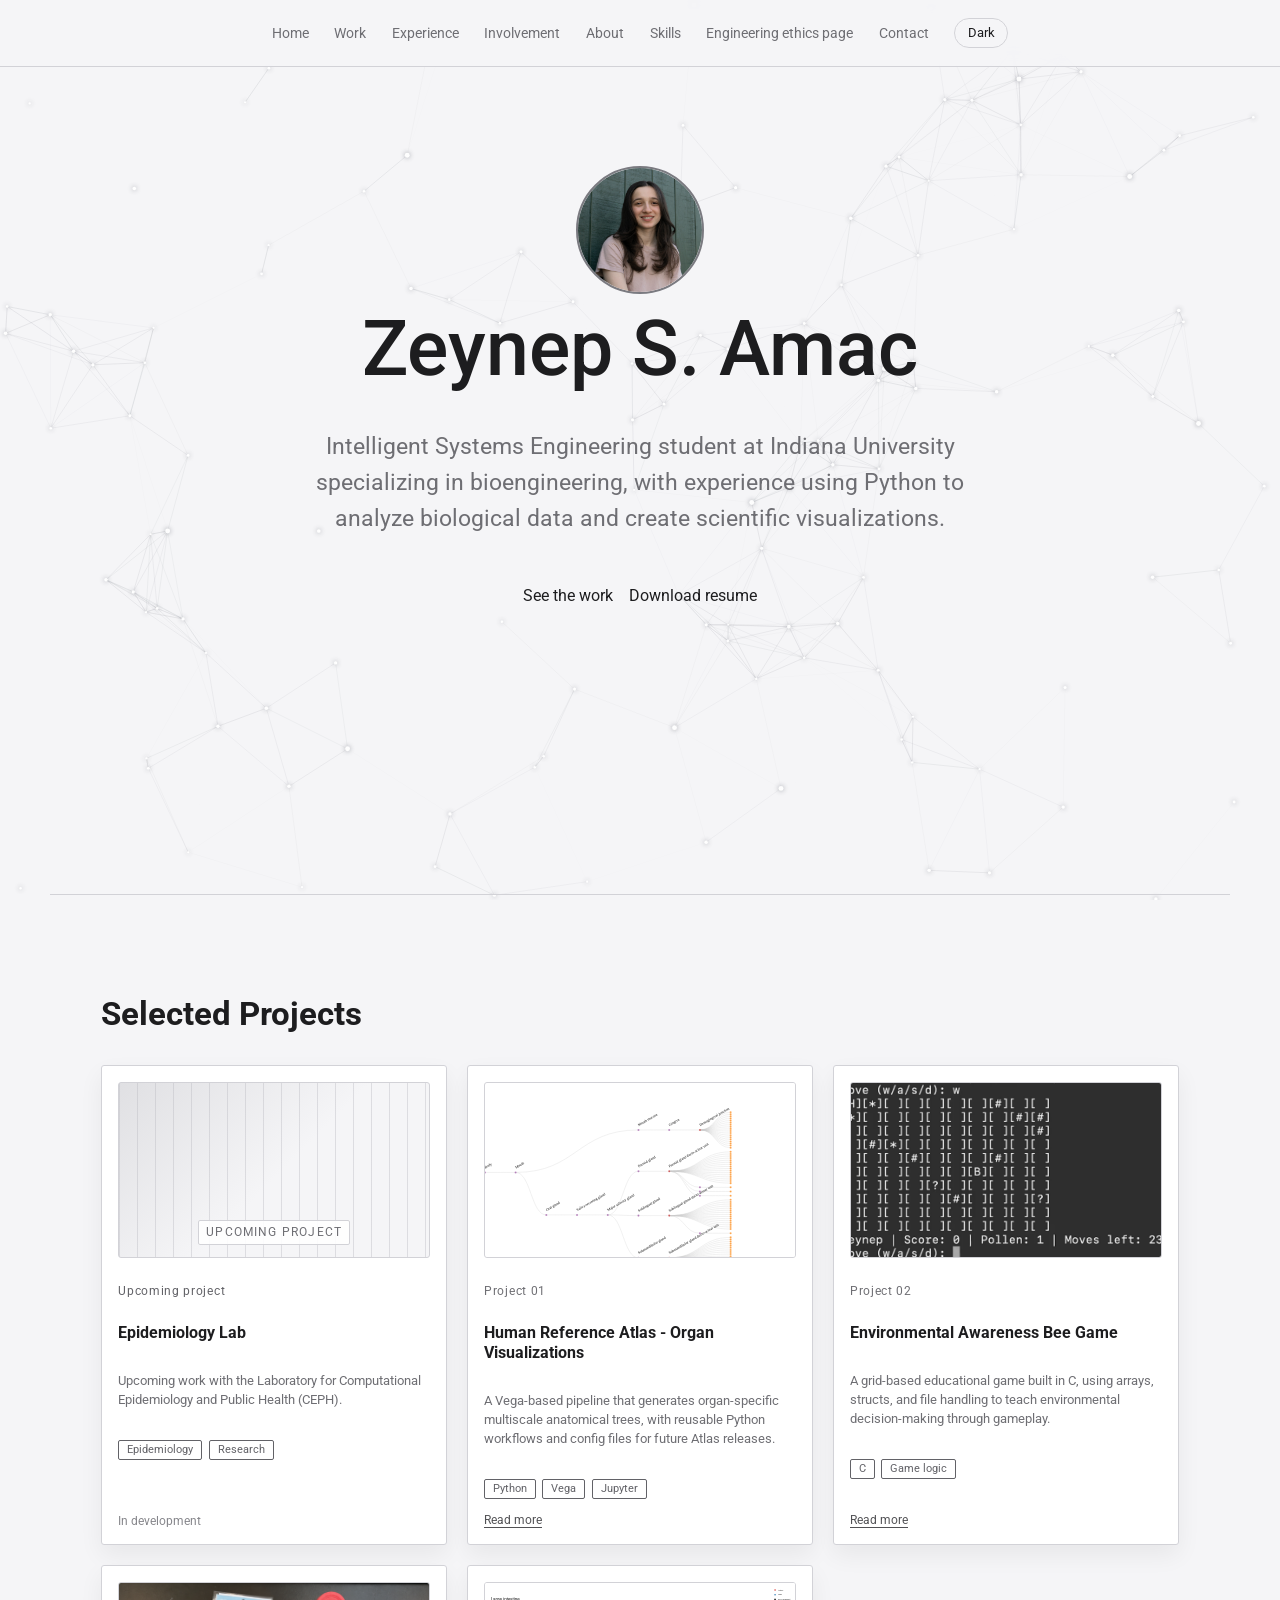
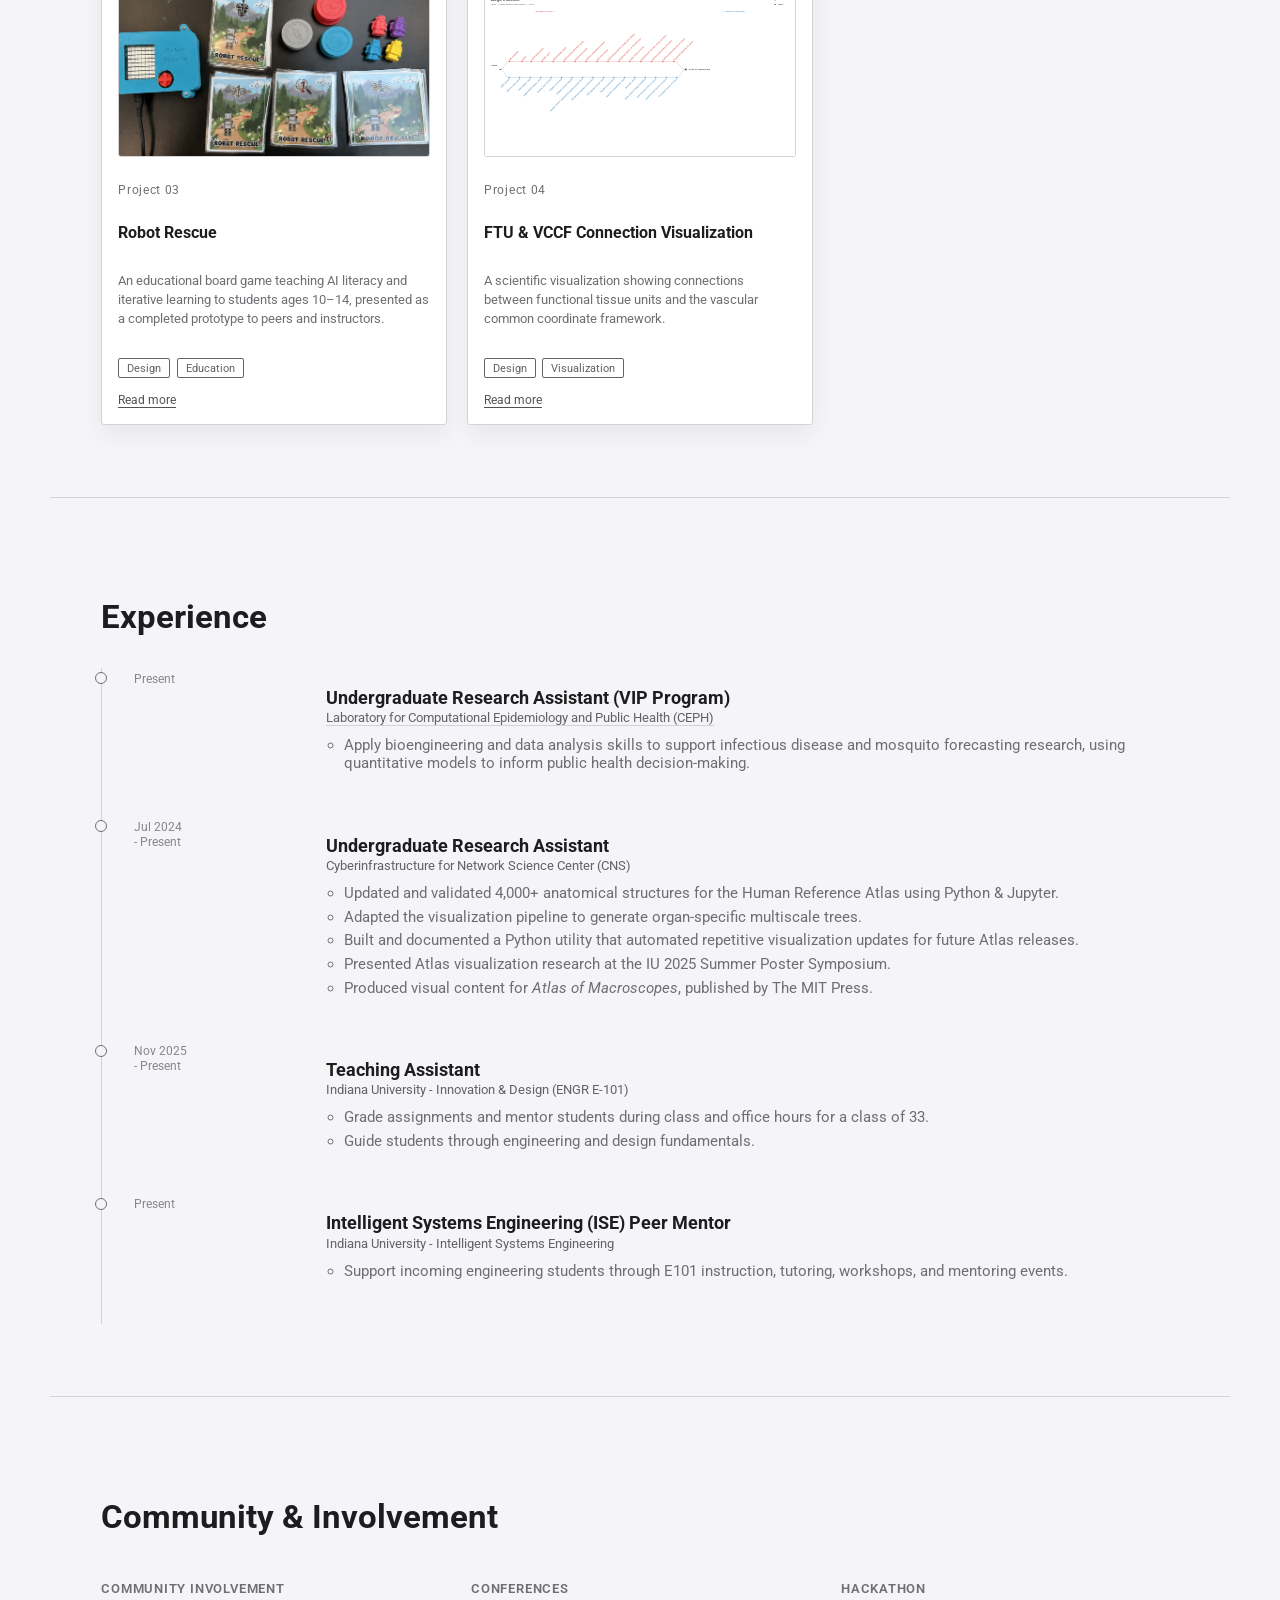
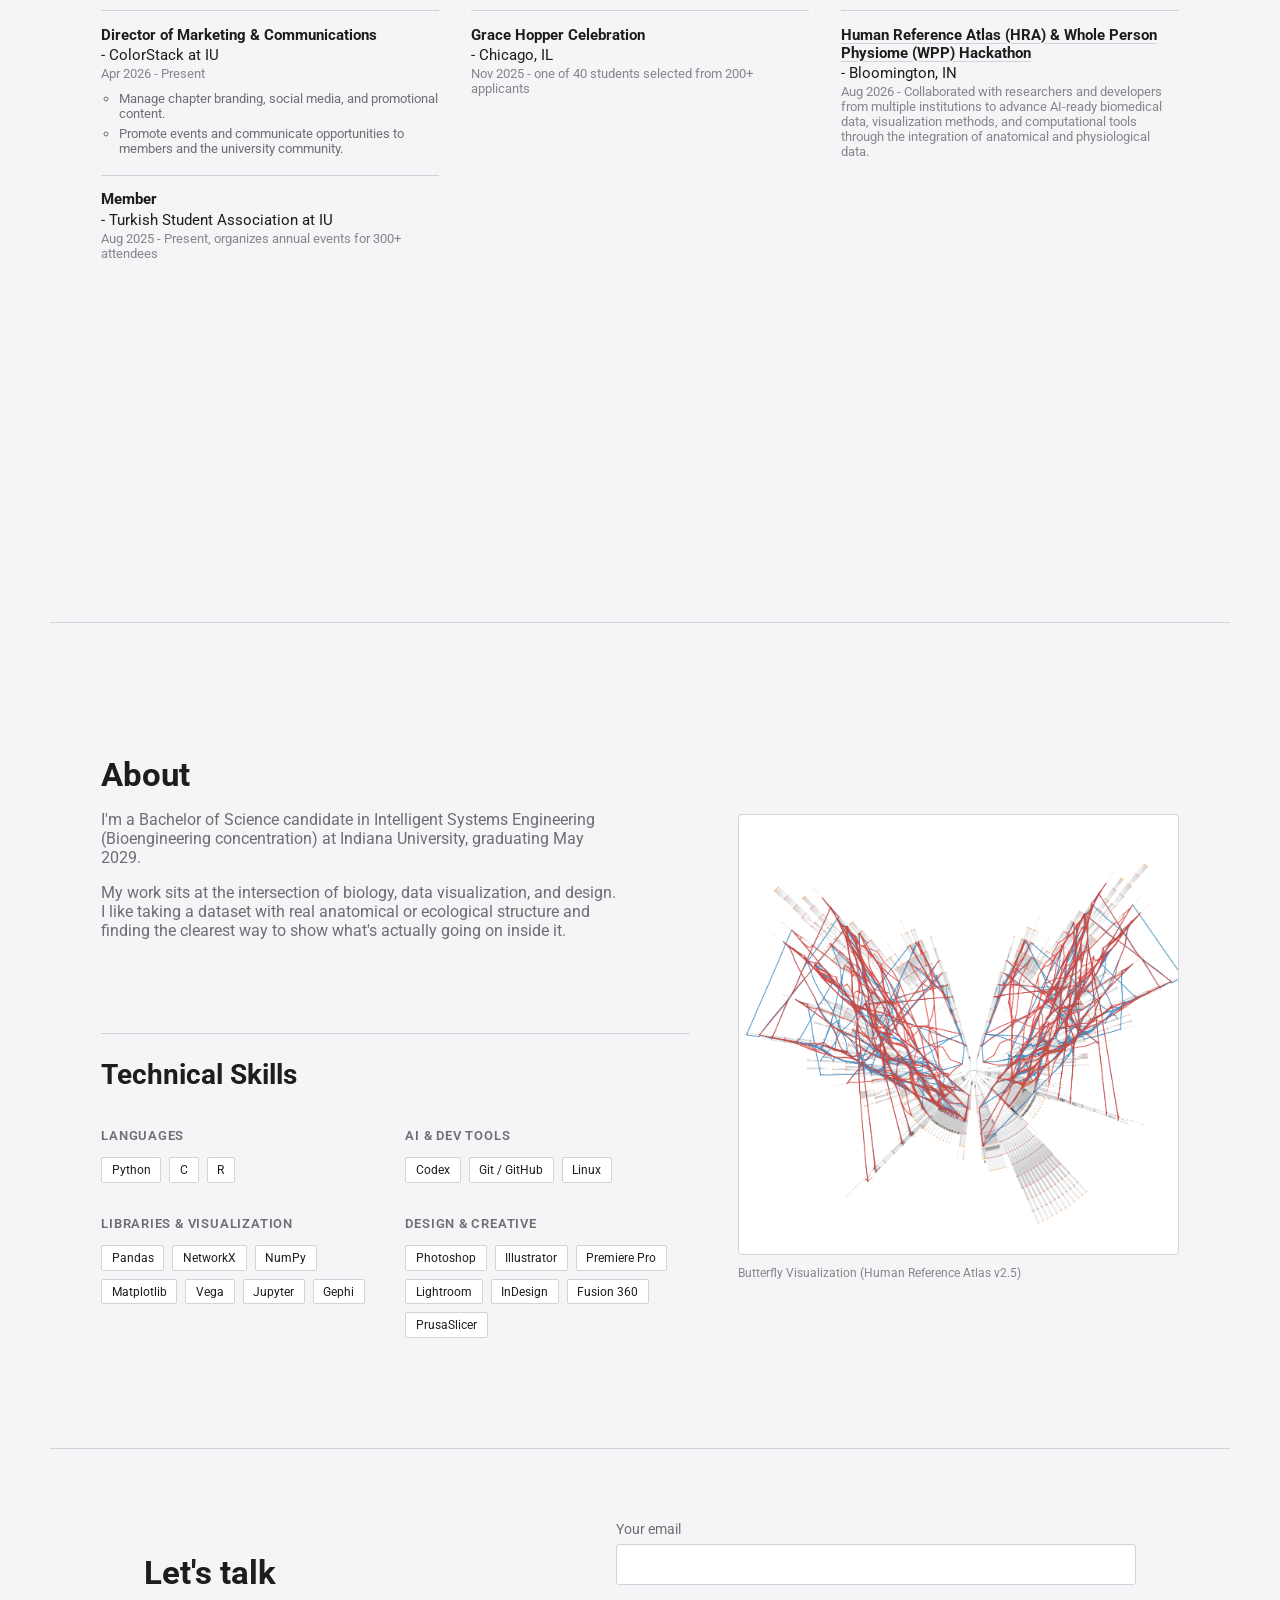
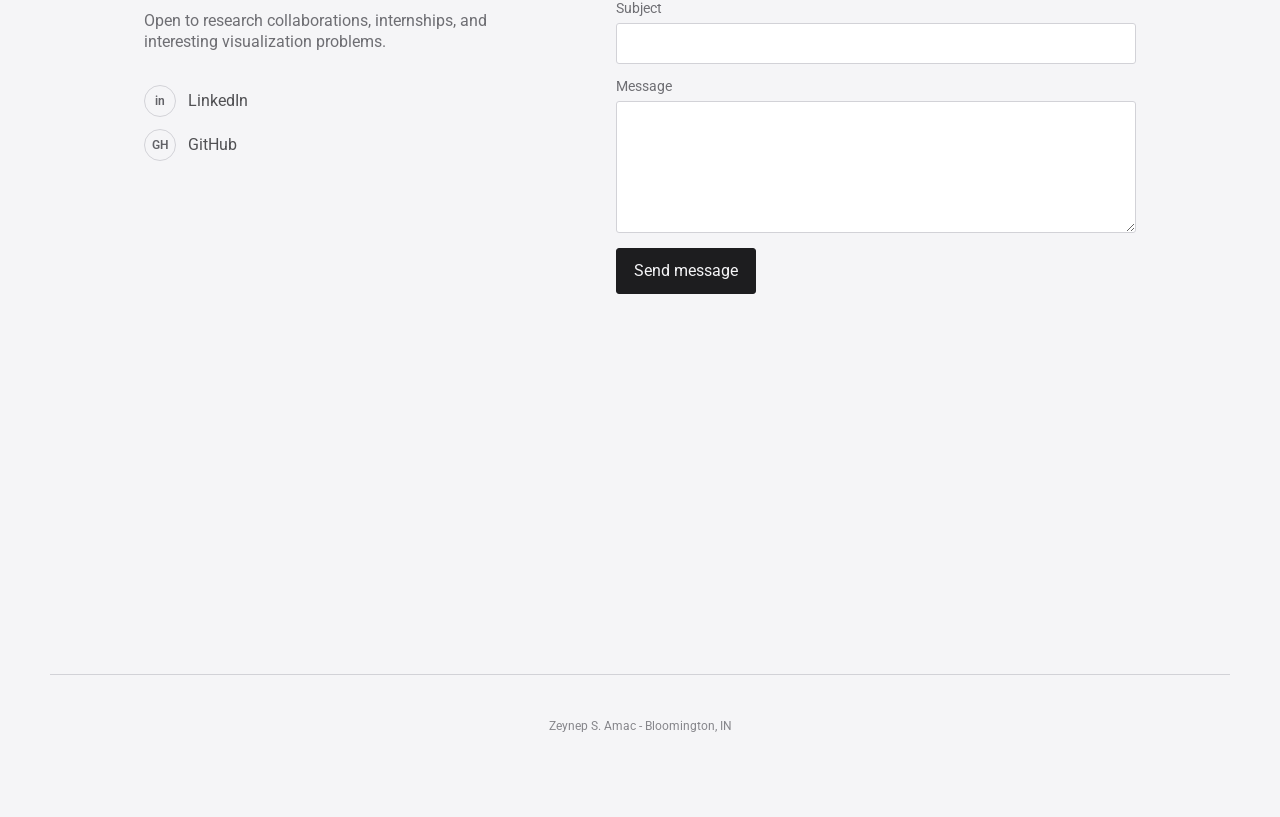
<file: index.html>
<!DOCTYPE html>
<html lang="en">
<head>
<meta charset="UTF-8">
<meta name="viewport" content="width=device-width, initial-scale=1.0">
<title>Zeynep S. Amac - Intelligent Systems Engineering</title>
<meta name="description" content="Portfolio of Zeynep S. Amac - Intelligent Systems Engineering student, network &amp; anatomical data visualization, research assistant at the Cyberinfrastructure for Network Science Center.">
<link rel="preconnect" href="https://fonts.googleapis.com">
<link rel="preconnect" href="https://fonts.gstatic.com" crossorigin>
<link href="https://fonts.googleapis.com/css2?family=Roboto:wght@300;400;500;700&display=swap" rel="stylesheet">
<link rel="stylesheet" href="style.css?v=20261125-2">
</head>
<body>

<canvas class="network-background" aria-hidden="true"></canvas>

<header class="site-header">
  <nav class="main-nav">
  <a href="#top">Home</a>
  <a href="#work">Work</a>
  <a href="#log">Experience</a>
  <a href="#involvement">Involvement</a>
  <a href="#about">About</a>
  <a href="#legend">Skills</a>
  <a href="engineering-ethics.html">Engineering ethics page</a>
  <a href="#contact">Contact</a>
  <button class="theme-toggle" type="button" aria-label="Switch to dark theme" aria-pressed="false">Dark</button>
</nav>
  <button class="nav-toggle" aria-label="Toggle menu" aria-expanded="false">
    <span></span><span></span><span></span>
  </button>
</header>

<main id="top">

  <!-- ============ HERO ============ -->
   <section class="hero" aria-label="Introduction">
    <img src="assets/portrait.jpg" alt="Zeynep S. Amac" class="hero-photo-lg">
    <h1 class="hero-name-lg">Zeynep S. Amac</h1>
    <p class="hero-sub">
      Intelligent Systems Engineering student at Indiana University specializing in bioengineering, with experience using Python to analyze biological data and create scientific visualizations.
    </p>
    <div class="hero-actions">
      <a href="#work" class="underline-btn">See the work</a>
      <a href="./Zeynep_S_Amac_CV.pdf?v=20261127" class="underline-btn" id="resume-link">Download resume</a>
  </section>

  <!-- ============ PROJECTS (rendered from JS) ============ -->
  <section id="work" class="work">
    <p class="eyebrow"></p>
    <h2>Selected Projects</h2>
    <div class="project-grid" id="project-grid" aria-label="Selected projects">
      <!-- injected by script.js -->
    </div>
  </section>

  <!-- ============ EXPERIENCE LOG ============ -->
  <section id="log" class="log">
    <p class="eyebrow"></p>
    <h2>Experience</h2>
    <ol class="log-list">

      <li class="log-entry">
        <div class="log-date"><span>Present</span></div>
        <div class="log-body">
          <h3>Undergraduate Research Assistant (VIP Program)</h3>
          <p class="log-org">
            <a href="https://ceph-lab.github.io/people/" target="_blank" rel="noopener">Laboratory for Computational Epidemiology and Public Health (CEPH)</a>
          </p>
          <ul>
            <li>Apply bioengineering and data analysis skills to support infectious disease and mosquito forecasting research, using quantitative models to inform public health decision-making.</li>
          </ul>
        </div>
      </li>

      <li class="log-entry">
        <div class="log-date"><span>Jul 2024</span><span>- Present</span></div>
        <div class="log-body">
          <h3>Undergraduate Research Assistant</h3>
          <p class="log-org">Cyberinfrastructure for Network Science Center (CNS)</p>
          <ul>
            <li>Updated and validated 4,000+ anatomical structures for the Human Reference Atlas using Python &amp; Jupyter.</li>
            <li>Adapted the visualization pipeline to generate organ-specific multiscale trees.</li>
            <li>Built and documented a Python utility that automated repetitive visualization updates for future Atlas releases.</li>
            <li>Presented Atlas visualization research at the IU 2025 Summer Poster Symposium.</li>
            <li>Produced visual content for <em>Atlas of Macroscopes</em>, published by The MIT Press.</li>
          </ul>
        </div>
      </li>

      <li class="log-entry">
        <div class="log-date"><span>Nov 2025</span><span>- Present</span></div>
        <div class="log-body">
          <h3>Teaching Assistant</h3>
          <p class="log-org">Indiana University - Innovation &amp; Design (ENGR E-101)</p>
          <ul>
            <li>Grade assignments and mentor students during class and office hours for a class of 33.</li>
            <li>Guide students through engineering and design fundamentals.</li>
          </ul>
        </div>
      </li>

      <li class="log-entry">
        <div class="log-date"><span>Present</span></div>
        <div class="log-body">
          <h3>Intelligent Systems Engineering (ISE) Peer Mentor</h3>
          <p class="log-org">Indiana University - Intelligent Systems Engineering</p>
          <ul>
            <li>Support incoming engineering students through E101 instruction, tutoring, workshops, and mentoring events.</li>
          </ul>
        </div>
      </li>

    </ol>
  </section>

  <!-- ============ INVOLVEMENT ============ -->
  <section id="involvement" class="involvement">
    <p class="eyebrow"></p>
    <h2>Community &amp; Involvement</h2>
    <div class="involvement-grid">
      <div class="involvement-block">
        <h3>Community Involvement</h3>
        <ul class="plain-list">
          <li>
            <strong>Director of Marketing &amp; Communications</strong> - ColorStack at IU
            <span class="muted">Apr 2026 - Present</span>
            <ul class="involvement-details">
              <li>Manage chapter branding, social media, and promotional content.</li>
              <li>Promote events and communicate opportunities to members and the university community.</li>
            </ul>
          </li>
          <li>
            <strong>Member</strong> - Turkish Student Association at IU
            <span class="muted">Aug 2025 - Present, organizes annual events for 300+ attendees</span>
          </li>
        </ul>
      </div>
      <div class="involvement-block">
        <h3>Conferences</h3>
        <ul class="plain-list">
          <li>
            <strong>Grace Hopper Celebration</strong> - Chicago, IL
            <span class="muted">Nov 2025 - one of 40 students selected from 200+ applicants</span>
          </li>
        </ul>
      </div>
      <div class="involvement-block">
        <h3>Hackathon</h3>
        <ul class="plain-list">
          <li>
            <strong><a href="https://cns-iu.github.io/workshops/2026-08-03_hra_hackathon/" target="_blank" rel="noopener">Human Reference Atlas (HRA) &amp; Whole Person Physiome (WPP) Hackathon</a></strong> - Bloomington, IN
            <span class="muted">Aug 2026 - Collaborated with researchers and developers from multiple institutions to advance AI-ready biomedical data, visualization methods, and computational tools through the integration of anatomical and physiological data.</span>
          </li>
        </ul>
      </div>
    </div>
  </section>

  <!-- ============ ABOUT ============ -->
  <section id="about" class="about">
    <p class="eyebrow"></p>
    <div class="about-grid">
      <div class="about-main">
        <h2>About</h2>
        <p>
          I'm a Bachelor of Science candidate in Intelligent Systems Engineering
          (Bioengineering concentration) at Indiana University, graduating May 2029.
        
        </p>
        <p>
          My work sits at the intersection of biology, data visualization, and design.
          I like taking a dataset with real anatomical or ecological structure and
          finding the clearest way to show what's actually going on inside it.
        </p>
      </div>
      <div class="about-skills" id="legend">
        <h2>Technical Skills</h2>
        <div class="legend-grid">
          <div class="legend-group">
            <h3>Languages</h3>
            <ul class="tag-list" data-tags="Python, C, R"></ul>
          </div>
          <div class="legend-group">
            <h3>AI &amp; dev tools</h3>
            <ul class="tag-list" data-tags="Codex, Git / GitHub, Linux"></ul>
          </div>
          <div class="legend-group">
            <h3>Libraries &amp; visualization</h3>
            <ul class="tag-list" data-tags="Pandas, NetworkX, NumPy, Matplotlib, Vega, Jupyter, Gephi"></ul>
          </div>
          <div class="legend-group">
            <h3>Design &amp; creative</h3>
            <ul class="tag-list" data-tags="Photoshop, Illustrator, Premiere Pro, Lightroom, InDesign, Fusion 360, PrusaSlicer"></ul>
          </div>
        </div>
      </div>
      <figure class="about-visual">
        <img src="butterfly for website.png" alt="Butterfly visualization example by Zeynep S. Amac">
        <figcaption>Butterfly Visualization (Human Reference Atlas v2.5)</figcaption>
      </figure>
    </div>
  </section>

  <!-- ============ CONTACT ============ -->
  <section id="contact" class="contact">
    <div class="contact-intro">
      <p class="eyebrow"></p>
      <h2>Let's talk</h2>
      <p class="contact-sub">Open to research collaborations, internships, and interesting visualization problems.</p>
      <div class="contact-links">
        <a href="https://www.linkedin.com/in/zeynep-amac/" target="_blank" rel="noopener"><span aria-hidden="true">in</span> LinkedIn</a>
        <a href="https://github.com/zeynepamac01" target="_blank" rel="noopener"><span aria-hidden="true">GH</span> GitHub</a>
      </div>
    </div>
    <form class="contact-form" action="mailto:zsamac@iu.edu" method="post" enctype="text/plain">
      <label>
        Your email
        <input type="email" name="email" autocomplete="email" required>
      </label>
      <label>
        Subject
        <input type="text" name="subject" required>
      </label>
      <label>
        Message
        <textarea name="message" rows="5" required></textarea>
      </label>
      <button type="submit">Send message</button>
    </form>
  </section>

</main>

<footer class="site-footer">
  <p>Zeynep S. Amac - Bloomington, IN</p>
  <p class="footer-note"></p>
</footer>

<script src="script.js?v=20261125-1"></script>
<a href="#top" class="back-to-top" aria-label="Back to top">↑</a>
</body>
</html>
</file>
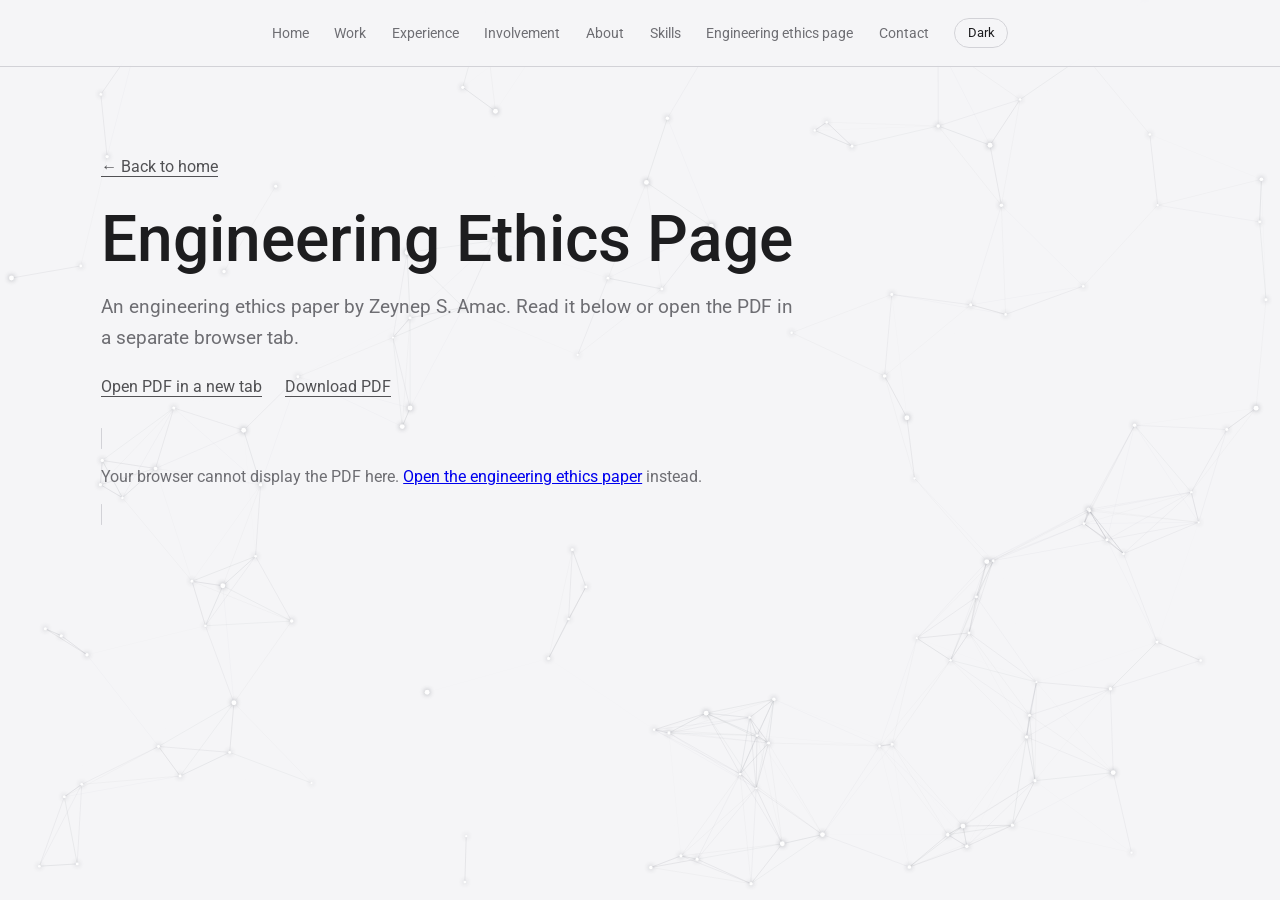
<file: engineering-ethics.html>
<!DOCTYPE html>
<html lang="en">
<head>
<meta charset="UTF-8">
<meta name="viewport" content="width=device-width, initial-scale=1.0">
<title>Engineering Ethics Page - Zeynep S. Amac</title>
<meta name="description" content="Engineering ethics paper by Zeynep S. Amac.">
<link rel="preconnect" href="https://fonts.googleapis.com">
<link rel="preconnect" href="https://fonts.gstatic.com" crossorigin>
<link href="https://fonts.googleapis.com/css2?family=Roboto:wght@300;400;500;700&display=swap" rel="stylesheet">
<link rel="stylesheet" href="style.css?v=20261122-2">
</head>
<body>

<canvas class="network-background" aria-hidden="true"></canvas>
<header class="site-header">
  <nav class="main-nav">
    <a href="index.html#top">Home</a>
    <a href="index.html#work">Work</a>
    <a href="index.html#log">Experience</a>
    <a href="index.html#involvement">Involvement</a>
    <a href="index.html#about">About</a>
    <a href="index.html#legend">Skills</a>
    <a href="engineering-ethics.html" aria-current="page">Engineering ethics page</a>
    <a href="index.html#contact">Contact</a>
    <button class="theme-toggle" type="button" aria-label="Switch to dark theme" aria-pressed="false">Dark</button>
  </nav>
  <button class="nav-toggle" aria-label="Toggle menu" aria-expanded="false">
    <span></span><span></span><span></span>
  </button>
</header>

<main class="project-page paper-page">
  <a class="back-link" href="index.html">&larr; Back to home</a>
  <h1>Engineering Ethics Page</h1>
  <p class="project-lede">
    An engineering ethics paper by Zeynep S. Amac. Read it below or open the PDF in a separate browser tab.
  </p>
  <div class="paper-actions">
    <a href="Engineering%20Ethics%20paper_zeynep_amac.pdf" target="_blank" rel="noopener">Open PDF in a new tab</a>
    <a href="Engineering%20Ethics%20paper_zeynep_amac.pdf" download>Download PDF</a>
  </div>
  <object class="paper-viewer" data="Engineering%20Ethics%20paper_zeynep_amac.pdf" type="application/pdf">
    <p class="paper-fallback">
      Your browser cannot display the PDF here.
      <a href="Engineering%20Ethics%20paper_zeynep_amac.pdf">Open the engineering ethics paper</a> instead.
    </p>
  </object>
</main>

<script src="script.js?v=20261122-3"></script>
</body>
</html>
</file>
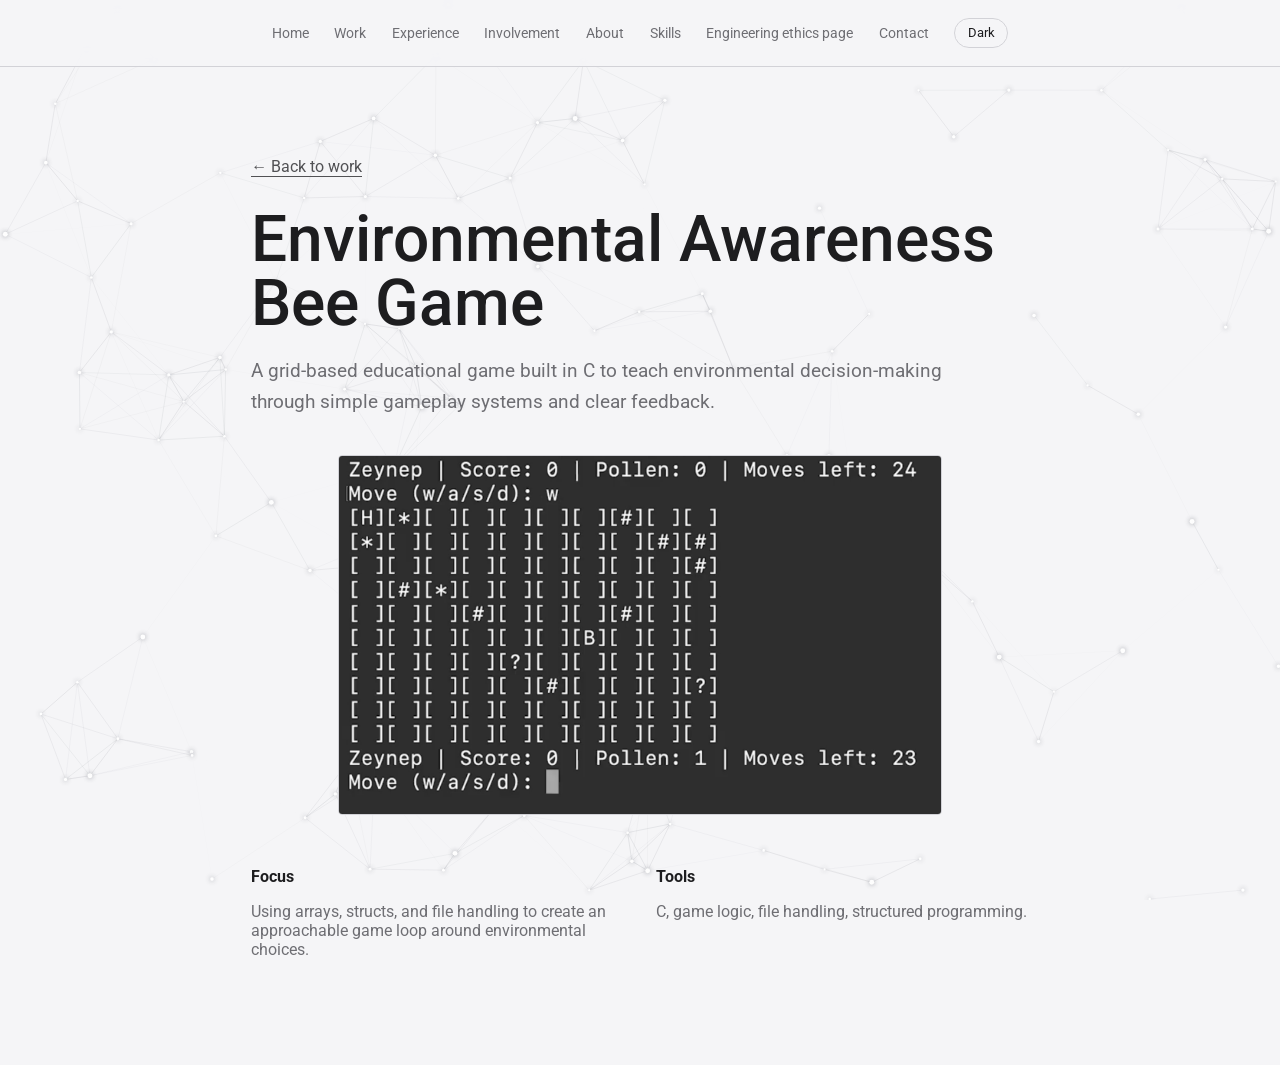
<file: project-bee-game.html>
<!DOCTYPE html>
<html lang="en">
<head>
<meta charset="UTF-8">
<meta name="viewport" content="width=device-width, initial-scale=1.0">
<title>Environmental Awareness Bee Game - Zeynep S. Amac</title>
<meta name="description" content="Environmental Awareness Bee Game project by Zeynep S. Amac.">
<link rel="preconnect" href="https://fonts.googleapis.com">
<link rel="preconnect" href="https://fonts.gstatic.com" crossorigin>
<link href="https://fonts.googleapis.com/css2?family=Roboto:wght@300;400;500;700&display=swap" rel="stylesheet">
<link rel="stylesheet" href="style.css?v=20261122-2">
</head>
<body>

<canvas class="network-background" aria-hidden="true"></canvas>
<header class="site-header">
  <nav class="main-nav">
    <a href="index.html#top">Home</a>
    <a href="index.html#work">Work</a>
    <a href="index.html#log">Experience</a>
    <a href="index.html#involvement">Involvement</a>
    <a href="index.html#about">About</a>
    <a href="index.html#legend">Skills</a>
    <a href="engineering-ethics.html">Engineering ethics page</a>
    <a href="index.html#contact">Contact</a>
    <button class="theme-toggle" type="button" aria-label="Switch to dark theme" aria-pressed="false">Dark</button>
  </nav>
  <button class="nav-toggle" aria-label="Toggle menu" aria-expanded="false">
    <span></span><span></span><span></span>
  </button>
</header>
<main class="project-page">
  <a class="back-link" href="index.html#work">← Back to work</a>
  <h1>Environmental Awareness Bee Game</h1>
  <p class="project-lede">
    A grid-based educational game built in C to teach environmental decision-making through simple gameplay systems and clear feedback.
  </p>
  <img class="project-hero-image" src="Bee_game_ss.png" alt="Environmental Awareness Bee Game screenshot">
  <div class="project-detail-grid">
    <section>
      <h2>Focus</h2>
      <p>Using arrays, structs, and file handling to create an approachable game loop around environmental choices.</p>
    </section>
    <section>
      <h2>Tools</h2>
      <p>C, game logic, file handling, structured programming.</p>
    </section>
  </div>
</main>
<script src="script.js?v=20261122-3"></script>
</body>
</html>
</file>
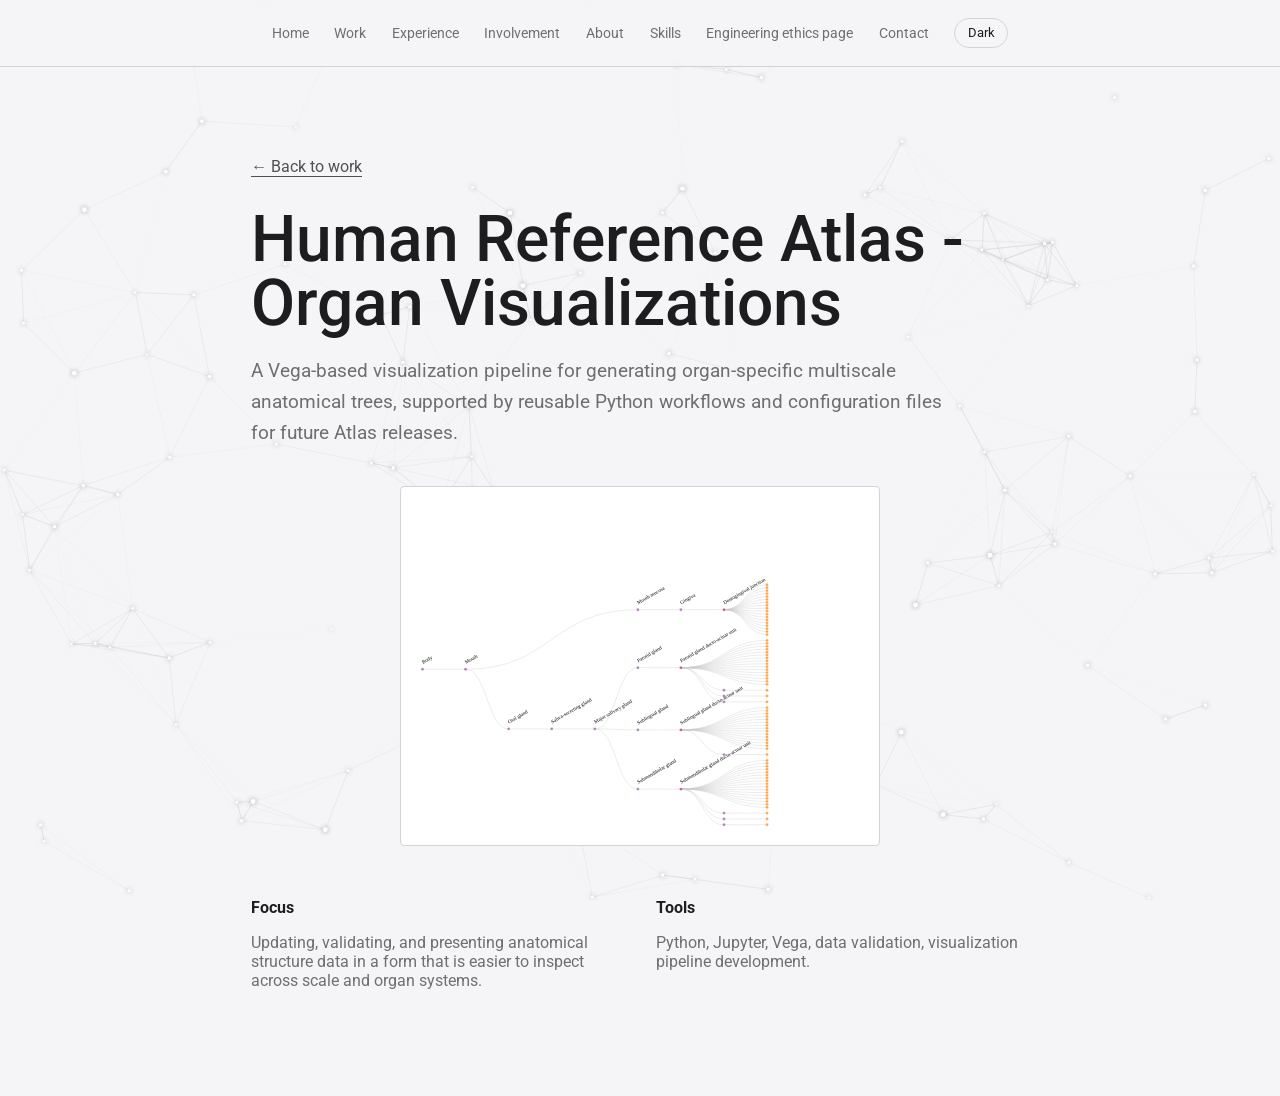
<file: project-human-reference-atlas.html>
<!DOCTYPE html>
<html lang="en">
<head>
<meta charset="UTF-8">
<meta name="viewport" content="width=device-width, initial-scale=1.0">
<title>Human Reference Atlas - Zeynep S. Amac</title>
<meta name="description" content="Human Reference Atlas visualization project by Zeynep S. Amac.">
<link rel="preconnect" href="https://fonts.googleapis.com">
<link rel="preconnect" href="https://fonts.gstatic.com" crossorigin>
<link href="https://fonts.googleapis.com/css2?family=Roboto:wght@300;400;500;700&display=swap" rel="stylesheet">
<link rel="stylesheet" href="style.css?v=20261122-2">
</head>
<body>

<canvas class="network-background" aria-hidden="true"></canvas>
<header class="site-header">
  <nav class="main-nav">
    <a href="index.html#top">Home</a>
    <a href="index.html#work">Work</a>
    <a href="index.html#log">Experience</a>
    <a href="index.html#involvement">Involvement</a>
    <a href="index.html#about">About</a>
    <a href="index.html#legend">Skills</a>
    <a href="engineering-ethics.html">Engineering ethics page</a>
    <a href="index.html#contact">Contact</a>
    <button class="theme-toggle" type="button" aria-label="Switch to dark theme" aria-pressed="false">Dark</button>
  </nav>
  <button class="nav-toggle" aria-label="Toggle menu" aria-expanded="false">
    <span></span><span></span><span></span>
  </button>
</header>
<main class="project-page">
  <a class="back-link" href="index.html#work">← Back to work</a>
  <h1>Human Reference Atlas - Organ Visualizations</h1>
  <p class="project-lede">
    A Vega-based visualization pipeline for generating organ-specific multiscale anatomical trees, supported by reusable Python workflows and configuration files for future Atlas releases.
  </p>
  <img class="project-hero-image" src="vega_mouth_tree_viz.svg" alt="Mouth anatomical structure tree visualization">
  <div class="project-detail-grid">
    <section>
      <h2>Focus</h2>
      <p>Updating, validating, and presenting anatomical structure data in a form that is easier to inspect across scale and organ systems.</p>
    </section>
    <section>
      <h2>Tools</h2>
      <p>Python, Jupyter, Vega, data validation, visualization pipeline development.</p>
    </section>
  </div>
</main>
<script src="script.js?v=20261122-3"></script>
</body>
</html>
</file>
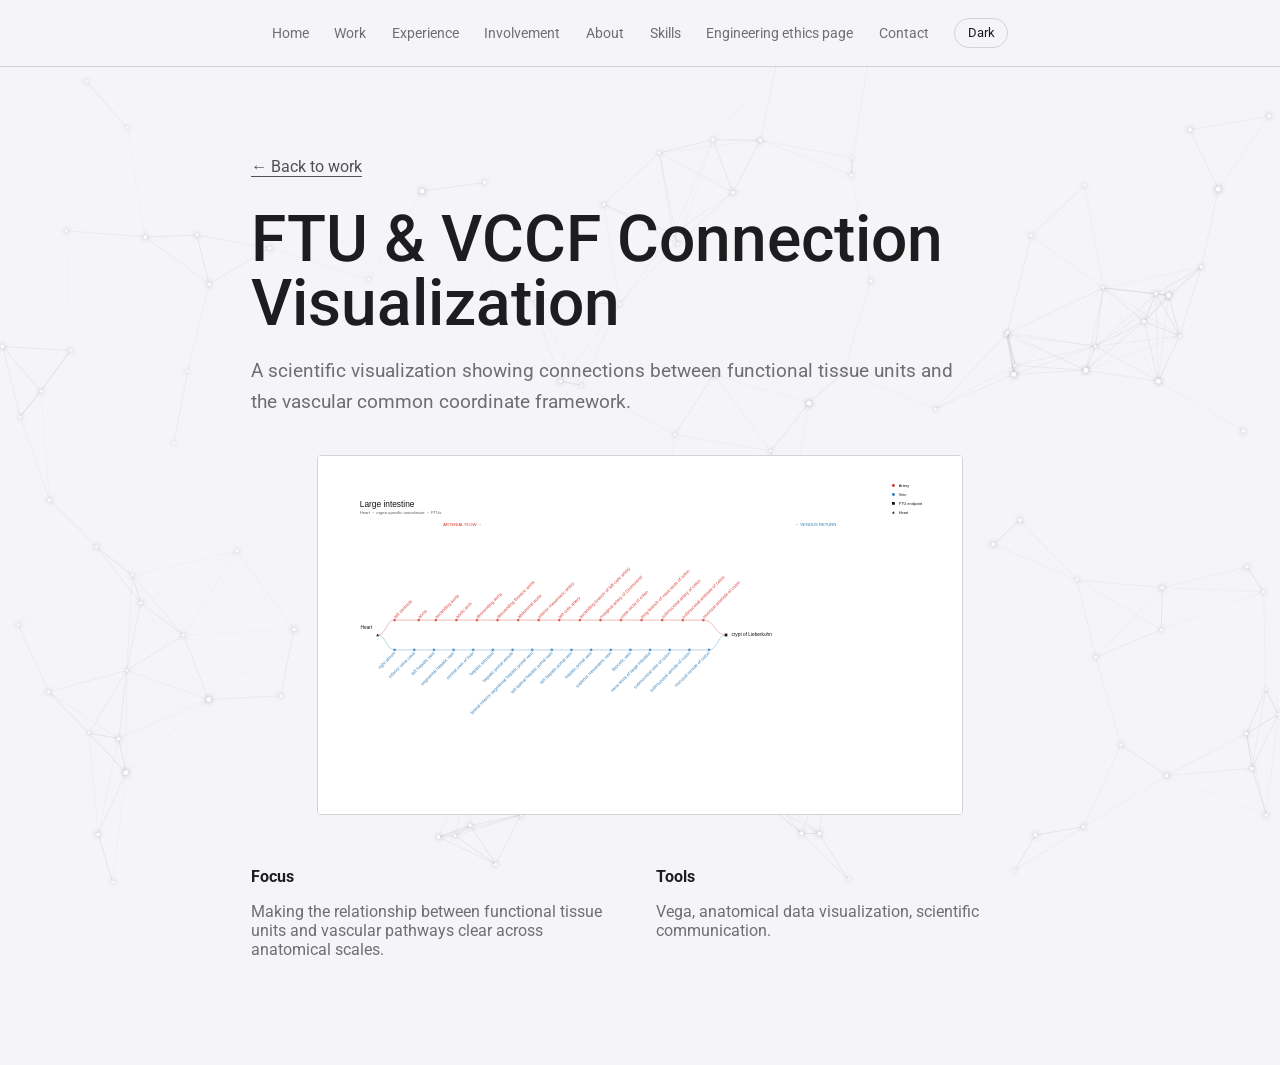
<file: project-macroscopes.html>
<!DOCTYPE html>
<html lang="en">
<head>
<meta charset="UTF-8">
<meta name="viewport" content="width=device-width, initial-scale=1.0">
<title>FTU &amp; VCCF Connection Visualization - Zeynep S. Amac</title>
<meta name="description" content="FTU and VCCF connection visualization project by Zeynep S. Amac.">
<link rel="preconnect" href="https://fonts.googleapis.com">
<link rel="preconnect" href="https://fonts.gstatic.com" crossorigin>
<link href="https://fonts.googleapis.com/css2?family=Roboto:wght@300;400;500;700&display=swap" rel="stylesheet">
<link rel="stylesheet" href="style.css?v=20261122-2">
</head>
<body>

<canvas class="network-background" aria-hidden="true"></canvas>
<header class="site-header">
  <nav class="main-nav">
    <a href="index.html#top">Home</a>
    <a href="index.html#work">Work</a>
    <a href="index.html#log">Experience</a>
    <a href="index.html#involvement">Involvement</a>
    <a href="index.html#about">About</a>
    <a href="index.html#legend">Skills</a>
    <a href="engineering-ethics.html">Engineering ethics page</a>
    <a href="index.html#contact">Contact</a>
    <button class="theme-toggle" type="button" aria-label="Switch to dark theme" aria-pressed="false">Dark</button>
  </nav>
  <button class="nav-toggle" aria-label="Toggle menu" aria-expanded="false">
    <span></span><span></span><span></span>
  </button>
</header>
<main class="project-page">
  <a class="back-link" href="index.html#work">← Back to work</a>
  <h1>FTU &amp; VCCF Connection Visualization</h1>
  <p class="project-lede">
    A scientific visualization showing connections between functional tissue units and the vascular common coordinate framework.
  </p>
  <img class="project-hero-image" src="large_intestine_vasculature_ftus_vega.svg" alt="Large intestine FTU and VCCF connection visualization">
  <div class="project-detail-grid">
    <section>
      <h2>Focus</h2>
      <p>Making the relationship between functional tissue units and vascular pathways clear across anatomical scales.</p>
    </section>
    <section>
      <h2>Tools</h2>
      <p>Vega, anatomical data visualization, scientific communication.</p>
    </section>
  </div>
</main>
<script src="script.js?v=20261122-3"></script>
</body>
</html>
</file>
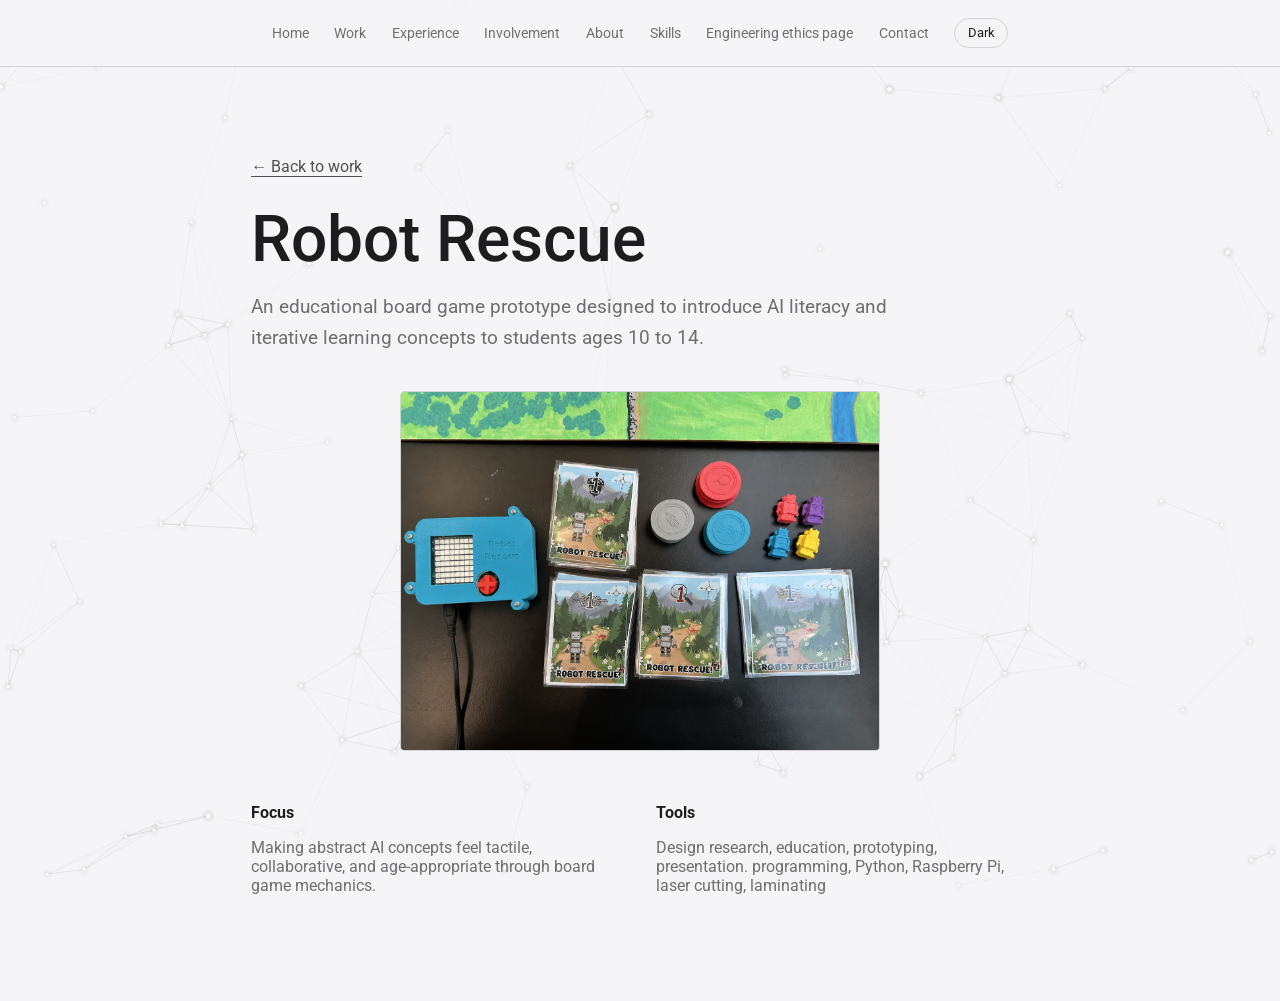
<file: project-robot-rescue.html>
<!DOCTYPE html>
<html lang="en">
<head>
<meta charset="UTF-8">
<meta name="viewport" content="width=device-width, initial-scale=1.0">
<title>Robot Rescue - Zeynep S. Amac</title>
<meta name="description" content="Robot Rescue educational board game project by Zeynep S. Amac.">
<link rel="preconnect" href="https://fonts.googleapis.com">
<link rel="preconnect" href="https://fonts.gstatic.com" crossorigin>
<link href="https://fonts.googleapis.com/css2?family=Roboto:wght@300;400;500;700&display=swap" rel="stylesheet">
<link rel="stylesheet" href="style.css?v=20261122-2">
</head>
<body>

<canvas class="network-background" aria-hidden="true"></canvas>
<header class="site-header">
  <nav class="main-nav">
    <a href="index.html#top">Home</a>
    <a href="index.html#work">Work</a>
    <a href="index.html#log">Experience</a>
    <a href="index.html#involvement">Involvement</a>
    <a href="index.html#about">About</a>
    <a href="index.html#legend">Skills</a>
    <a href="engineering-ethics.html">Engineering ethics page</a>
    <a href="index.html#contact">Contact</a>
    <button class="theme-toggle" type="button" aria-label="Switch to dark theme" aria-pressed="false">Dark</button>
  </nav>
  <button class="nav-toggle" aria-label="Toggle menu" aria-expanded="false">
    <span></span><span></span><span></span>
  </button>
</header>
<main class="project-page">
  <a class="back-link" href="index.html#work">← Back to work</a>
  <h1>Robot Rescue</h1>
  <p class="project-lede">
    An educational board game prototype designed to introduce AI literacy and iterative learning concepts to students ages 10 to 14.
  </p>
  <img class="project-hero-image" src="robot_rescue_photo.png?v=landscape" alt="Robot Rescue board game prototype">
  <div class="project-detail-grid">
    <section>
      <h2>Focus</h2>
      <p>Making abstract AI concepts feel tactile, collaborative, and age-appropriate through board game mechanics.</p>
    </section>
    <section>
      <h2>Tools</h2>
      <p>Design research, education, prototyping, presentation. programming, Python, Raspberry Pi, laser cutting, laminating</p>
    </section>
  </div>
</main>
<script src="script.js?v=20261122-3"></script>
</body>
</html>
</file>
<file: style.css>
/* ============================================================
   TOKENS
   ============================================================ */

:root {
  --paper: #f5f5f7;
  --paper-raised: #ffffff;
  --ink: #1d1d1f;
  --ink-soft: #6e6e73;
  --ink-faint: #86868b;
  --line: #d2d2d7;
  --accent: #626267;
  --accent-light: #b7b7bc;
  --gold: #6e6e73;
  --red: #6e6e73;
  --teal: #7a7a80;
  --link: #515154;
  --shadow: rgba(0, 0, 0, 0.06);
  --shadow-strong: rgba(0, 0, 0, 0.12);

  --display: 'Roboto', sans-serif;
  --body: 'Roboto', sans-serif;
  --mono: 'Roboto', sans-serif;

  --max: 1180px;
  --gutter: clamp(1.5rem, 4vw, 4rem);
}

:root[data-theme="dark"] {
  --paper: #050507;
  --paper-raised: #0d0d14;
  --ink: #f4f1ff;
  --ink-soft: #c7c3d6;
  --ink-faint: #838094;
  --line: #24232f;
  --accent: #b9a7ff;
  --accent-light: #e2dcff;
  --gold: #c8bfff;
  --red: #d8a7ff;
  --teal: #97d6ff;
  --link: #d8ceff;
  --shadow: rgba(0, 0, 0, 0.34);
  --shadow-strong: rgba(0, 0, 0, 0.54);
}

.back-to-top {
  position: fixed;
  bottom: 2rem;
  right: 2rem;
  width: 44px;
  height: 44px;
  display: flex;
  align-items: center;
  justify-content: center;
  background: var(--ink);
  color: var(--paper);
  text-decoration: none;
  border-radius: 50%;
  font-size: 1.2rem;
  opacity: 0;
  pointer-events: none;
  transition: opacity 0.2s ease, transform 0.2s ease;
  z-index: 40;
}
.back-to-top.visible {
  opacity: 1;
  pointer-events: auto;
}
.back-to-top:hover {
  background: var(--red);
  transform: translateY(-2px);
}
* { box-sizing: border-box; }
html {
  scroll-behavior: smooth;
  scroll-padding-top: 74px;
  scroll-snap-type: y mandatory;
  max-width: 100%;
  overflow-x: hidden;
  overscroll-behavior-x: none;
}

main > section {
  scroll-snap-align: start;
  scroll-snap-stop: always;
}

.site-footer {
  scroll-snap-align: end;
}

@media (prefers-reduced-motion: reduce) {
  html {
    scroll-behavior: auto;
  }
}

body {
  margin: 0;
  min-height: 100vh;
  max-width: 100%;
  overflow-x: hidden;
  overscroll-behavior-x: none;
  touch-action: pan-y pinch-zoom;
  font-family: var(--body);
  color: var(--ink);
  background: var(--paper);
  transition: background 0.25s ease, color 0.25s ease;
}

:root[data-theme="dark"] body {
  background:
    radial-gradient(circle at 18% 12%, rgba(185,167,255,0.18), transparent 16%),
    radial-gradient(circle at 76% 22%, rgba(151,214,255,0.11), transparent 14%),
    radial-gradient(circle at 58% 78%, rgba(216,167,255,0.08), transparent 18%),
    radial-gradient(circle at top center, rgba(255,255,255,0.05), transparent 46%),
    linear-gradient(180deg,var(--paper),#080810 72%,var(--paper-raised));
}

.grain {
  position: fixed;
  inset: 0;
  pointer-events: none;
  z-index: -1;
  opacity: 0.06;
  background-image:
    linear-gradient(var(--line) 1px, transparent 1px),
    linear-gradient(90deg, var(--line) 1px, transparent 1px);
  background-size: 40px 40px;
}

.network-background {
  position: fixed;
  inset: 0;
  width: 100%;
  height: 100%;
  pointer-events: none;
  z-index: 0;
}

main, header, footer {
  position: relative;
  z-index: 1;
}

.underline-btn {
  display: inline-block;
  text-decoration: none;
  color: inherit;
  border-bottom: 1px solid transparent;
  padding-bottom: 2px;
  transition: border-color 0.2s ease;
}

.underline-btn:hover,
.underline-btn:focus-visible {
  border-bottom-color: currentColor;
}

/* ============================================================
   HEADER / NAV
   ============================================================ */
.site-header {
  position: sticky;
  top: 0;
  z-index: 50;
  display: flex;
  align-items: center;
  justify-content: center;
  padding: 1.1rem var(--gutter);
  background: color-mix(in srgb, var(--paper) 86%, transparent);
  backdrop-filter: blur(8px);
  border-bottom: 1px solid var(--line);
}

.mark {
  font-family: var(--display);
  font-weight: 600;
  font-size: 1.25rem;
  text-decoration: none;
  color: var(--ink);
}
.mark-dot { color: var(--red); }

.main-nav {
  display: flex;
  align-items: center;
  gap: clamp(1rem, 2vw, 2rem);
}
.main-nav a {
  text-decoration: none;
  font-size: 0.88rem;
  color: var(--ink-soft);
  position: relative;
}
.main-nav a:hover { color: var(--ink); }
.main-nav a:not(.nav-cta)::after {
  content: '';
  position: absolute;
  left: 0; bottom: -4px;
  width: 0; height: 1px;
  background: var(--red);
  transition: width 0.2s ease;
}
.main-nav a:not(.nav-cta):hover::after { width: 100%; }

.nav-toggle {
  display: none;
  flex-direction: column;
  gap: 4px;
  background: none;
  border: none;
  cursor: pointer;
  padding: 0.5rem;
}
.nav-toggle span {
  width: 22px;
  height: 1.5px;
  background: var(--ink);
}

.theme-toggle {
  font-family: var(--body);
  font-size: 0.82rem;
  color: var(--ink);
  background: transparent;
  border: 1px solid var(--line);
  border-radius: 999px;
  padding: 0.42rem 0.78rem;
  cursor: pointer;
}

.theme-toggle:hover,
.theme-toggle:focus-visible {
  border-color: var(--accent);
  color: var(--accent);
}

.nav-cta {
  font-family: var(--mono);
  border: 1px solid var(--ink);
  padding: 0.4rem 0.9rem;
  border-radius: 2px;
}
.nav-cta:hover { background: var(--ink); color: var(--paper); }

/* ============================================================
   HERO
   ============================================================ */
.hero {
  display: flex;
  flex-direction: column;
  align-items: center;
  text-align: center;
  gap: 1.2rem;
  max-width: 820px;
  margin: 0 auto;
  min-height: calc(100vh - 73px);
  padding: clamp(4.5rem, 11vh, 8rem) var(--gutter) clamp(3rem, 8vh, 5rem);
}

.hero-photo-lg {
  width: 128px;
  height: 128px;
  border-radius: 50%;
  object-fit: cover;
  border: 2px solid var(--teal);
}

.hero-name-lg {
  font-size: clamp(3rem, 6vw, 5.5rem);
  font-weight: 500;
  line-height: 0.96;
  margin: 0;
}

.hero-sub {
  max-width: 62ch;
  color: var(--ink-soft);
  font-size: clamp(1.15rem, 2vw, 1.45rem);
  line-height: 1.55;
}

.hero-actions {
  display: flex;
  gap: 1rem;
  flex-wrap: wrap;
  justify-content: center;
  margin-top: 0.4rem;
}

.hero-location {
  font-family: var(--mono);
  font-size: 0.78rem;
  color: var(--ink-faint);
  letter-spacing: 0.04em;
}


.btn {
  font-family: var(--mono);
  font-size: 0.95rem;
  padding: 0.9rem 1.7rem;
  border-radius: 2px;
  text-decoration: none;
  display: inline-block;
  transition: all 0.18s ease;
}

.btn-primary {
  background: var(--ink);
  color: var(--paper);
  border: 1px solid var(--ink);
}
.btn-primary:hover { background: var(--red); border-color: var(--red); }
.btn-ghost {
  border: 1px solid var(--line);
  color: var(--ink);
}
.btn-ghost:hover { border-color: var(--ink); }


/* ============================================================
   LEGEND / SKILLS
   ============================================================ */
.legend-grid {
  margin-top: 2rem;
  display: grid;
  grid-template-columns: repeat(4, minmax(0, 1fr));
  gap: 2rem;
}
.legend-group h3 {
  font-family: var(--body);
  font-weight: 600;
  font-size: 0.82rem;
  text-transform: uppercase;
  letter-spacing: 0.06em;
  color: var(--ink-soft);
  margin-bottom: 0.9rem;
}
.tag-list {
  list-style: none;
  margin: 0; padding: 0;
  display: flex;
  flex-wrap: wrap;
  gap: 0.5rem;
}
.tag-list li {
  font-family: var(--mono);
  font-size: 0.76rem;
  padding: 0.3rem 0.6rem;
  border: 1px solid var(--line);
  border-radius: 2px;
  background: var(--paper-raised);
  color: var(--ink);
}
.legend, .work, .log, .involvement, .about, .contact {
  max-width: var(--max);
  margin: 0 auto;
  padding: clamp(3.5rem, 8vh, 5.5rem) var(--gutter);
  border-top: 1px solid var(--line);
  min-height: calc(100vh - 74px);
  scroll-margin-top: 0;
}

.legend h2, .work h2, .log h2, .involvement h2, .about h2, .contact h2 {
  font-size: clamp(1.7rem, 2.6vw, 2.3rem);
  margin-bottom: 0.6rem;
}

/* ============================================================
   PROJECTS
   ============================================================ */
.project-grid {
  display: grid;
  grid-template-columns: repeat(3, minmax(0, 1fr));
  gap: 1.25rem;
  margin-top: 2rem;
  align-items: stretch;
}
.project-card {
  background: var(--paper-raised);
  border: 1px solid var(--line);
  border-radius: 3px;
  padding: 1rem;
  display: flex;
  flex-direction: column;
  gap: 0.9rem;
  box-shadow: 0 10px 24px var(--shadow);
  transition: border-color 0.18s ease, transform 0.18s ease, box-shadow 0.18s ease;
  cursor: pointer;
}
.project-card--upcoming {
  cursor: default;
}
.project-thumb--upcoming {
  justify-content: center;
  align-items: center;
  background:
    radial-gradient(circle at 50% 50%, color-mix(in srgb, var(--accent-light) 24%, transparent), transparent 58%),
    repeating-linear-gradient(90deg, color-mix(in srgb, var(--line) 64%, transparent) 0 1px, transparent 1px 18px),
    var(--paper);
}
.project-thumb--upcoming span {
  background: color-mix(in srgb, var(--paper-raised) 88%, transparent);
  border: 1px solid var(--line);
  color: var(--ink-soft);
  font-size: 0.82rem;
  letter-spacing: 0.1em;
  text-transform: uppercase;
}
.project-card--upcoming .project-fig {
  color: var(--accent);
}
.project-coming-soon {
  color: var(--ink-faint);
  font-family: var(--mono);
  font-size: 0.72rem;
}
.project-card:hover {
  border-color: var(--accent);
  transform: translateY(-2px);
  box-shadow: 0 16px 36px var(--shadow-strong);
}
.project-thumb {
  position: relative;
  overflow: hidden;
  aspect-ratio: 16 / 9;
  display: flex;
  align-items: flex-end;
  padding: 0.75rem;
  color: var(--ink);
  text-decoration: none;
  border: 1px solid var(--line);
  border-radius: 3px;
  background:
    linear-gradient(135deg, color-mix(in srgb, var(--accent-light) 34%, transparent), transparent 52%),
    repeating-linear-gradient(90deg, color-mix(in srgb, var(--line) 70%, transparent) 0 1px, transparent 1px 18px),
    var(--paper);
}
.project-thumb-image {
  position: absolute;
  inset: 0;
  width: 100%;
  height: 100%;
  background: #fff;
  transform: scale(1.1);
}
.project-thumb-image--cover {
  object-fit: cover;
}
.project-thumb-image--contain {
  object-fit: contain;
  padding: 0.35rem;
}
.project-thumb::after {
  content: "";
  position: absolute;
  inset: 0;
  transform: translateY(0);
  opacity: 0;
  background: linear-gradient(180deg, transparent, color-mix(in srgb, var(--ink) 18%, transparent));
  transition: opacity 0.2s ease, transform 0.2s ease;
  z-index: 3;
}
.project-thumb::before {
  content: "";
  position: absolute;
  inset: 0;
  background: color-mix(in srgb, var(--accent-light) 10%, transparent);
  opacity: 0;
  transform: scale(1.04);
  transition: opacity 0.24s ease, transform 0.24s ease;
  z-index: 1;
}
.project-thumb span {
  position: relative;
  z-index: 2;
  font-size: 0.74rem;
  color: var(--ink-soft);
  transition: opacity 0.2s ease;
  background: color-mix(in srgb, var(--paper-raised) 88%, transparent);
  padding: 0.28rem 0.45rem;
  border-radius: 2px;
}
.project-thumb:hover::before,
.project-card:hover .project-thumb::before,
.project-thumb:hover::after,
.project-card:hover .project-thumb::after {
  opacity: 1;
  transform: translateY(0);
}
.project-fig {
  font-family: var(--mono);
  font-size: 0.72rem;
  color: var(--gold);
  letter-spacing: 0.06em;
}
.project-card h3 {
  font-size: 1rem;
  line-height: 1.25;
  margin: 0;
}
.project-desc {
  color: var(--ink-soft);
  font-size: 0.82rem;
  line-height: 1.45;
}
.project-tags {
  list-style: none;
  display: flex;
  flex-wrap: wrap;
  gap: 0.4rem;
  padding: 0; margin: 0.2rem 0 0;
}
.project-tags li {
  font-family: var(--mono);
  font-size: 0.66rem;
  color: var(--accent);
  border: 1px solid var(--accent);
  padding: 0.15rem 0.5rem;
  border-radius: 2px;
}
.project-links {
  margin-top: auto;
  display: flex;
  gap: 1.1rem;
}
.project-links a {
  font-family: var(--mono);
  font-size: 0.72rem;
  text-decoration: none;
  color: var(--link);
  border-bottom: 1px solid var(--link);
}
.project-links a:hover { color: var(--red); border-color: var(--red); }
.project-links .disabled {
  color: var(--ink-faint);
  border-bottom: 1px dashed var(--ink-faint);
  cursor: default;
}

/* ============================================================
   EXPERIENCE LOG
   ============================================================ */
.log-list {
  list-style: none;
  margin: 2rem 0 0;
  padding: 0;
  border-left: 1px solid var(--line);
}
.log-entry {
  display: grid;
  grid-template-columns: 160px 1fr;
  gap: 2rem;
  padding: 0 0 2.4rem 2rem;
  position: relative;
}
.log-entry::before {
  content: '';
  position: absolute;
  left: -7px; top: 4px;
  box-sizing: border-box;
  width: 12px; height: 12px;
  border-radius: 50%;
  background: var(--paper);
  border: 1.8px solid var(--red);
}
.log-date {
  font-family: var(--mono);
  font-size: 0.78rem;
  color: var(--ink-faint);
  display: flex;
  flex-direction: column;
  padding-top: 0.15rem;
}
.log-body h3 { font-size: 1.15rem; margin-bottom: 0.15rem; }
.log-org {
  font-family: var(--mono);
  font-size: 0.8rem;
  color: var(--accent);
  margin: 0 0 0.7rem;
}
.log-org a,
.plain-list a {
  color: inherit;
  text-decoration-color: var(--line);
  text-underline-offset: 0.2em;
}
.log-org a:hover,
.plain-list a:hover {
  color: var(--ink);
  text-decoration-color: currentColor;
}
.log-body ul { margin: 0; padding-left: 1.1rem; color: var(--ink-soft); font-size: 0.92rem; }
.log-body li { margin-bottom: 0.35rem; }
/* ============================================================
   INVOLVEMENT
   ============================================================ */
.involvement-grid {
  display: grid;
  grid-template-columns: repeat(3, minmax(0, 1fr));
  gap: 2rem;
  margin-top: 2rem;
}
.involvement-block h3 {
  font-family: var(--body);
  font-weight: 600;
  font-size: 0.82rem; 
  text-transform: uppercase;
  letter-spacing: 0.06em;
  color: var(--ink-soft);
  margin-bottom: 0.9rem;
}

/* ============================================================
   ABOUT
   ============================================================ */
.about-grid {
  display: grid;
  grid-template-columns: minmax(0, 1fr) minmax(260px, 0.75fr);
  align-items: start;
  gap: 3rem;
  margin-top: 2rem;
  min-height: calc(100vh - 260px);
}
.about-main {
  grid-column: 1;
  grid-row: 1;
}
.about-skills {
  grid-column: 1;
  grid-row: 2;
  border-top: 1px solid var(--line);
  margin-top: 0;
  padding-top: 1.5rem;
  scroll-margin-top: 6rem;
}
.about-skills h2 {
  font-size: clamp(1.45rem, 2.2vw, 1.9rem);
  margin: 0 0 0.75rem;
}
.about-skills .legend-grid {
  grid-template-columns: repeat(2, minmax(0, 1fr));
  gap: 1.25rem;
  margin-top: 1.5rem;
}
.about-main p { color: var(--ink-soft); max-width: 58ch; }
.about-visual {
  grid-column: 2;
  grid-row: 1 / span 2;
  align-self: center;
  margin: 0;
}
.about-visual img {
  display: block;
  width: 100%;
  aspect-ratio: 1 / 1;
  object-fit: cover;
  border-radius: 4px;
  border: 1px solid var(--line);
  background: var(--paper-raised);
}
.about-visual figcaption {
  margin-top: 0.65rem;
  font-size: 0.78rem;
  color: var(--ink-faint);
}
.about-block { margin-bottom: 2rem; }
.about-block h3 {
  font-family: var(--body);
  font-weight: 600;
  font-size: 0.82rem;
  text-transform: uppercase;
  letter-spacing: 0.06em;
  color: var(--ink-soft);
  margin-bottom: 0.9rem;
}
.plain-list { list-style: none; margin: 0; padding: 0; }
.plain-list li {
  padding: 0.9rem 0;
  border-top: 1px solid var(--line);
  display: flex;
  flex-direction: column;
  gap: 0.15rem;
  font-size: 0.92rem;
}
.plain-list .muted {
  color: var(--ink-faint);
  font-size: 0.8rem;
}
.plain-list .involvement-details {
  margin: 0.45rem 0 0;
  padding-left: 1.1rem;
  color: var(--ink-soft);
}
.plain-list .involvement-details li {
  display: list-item;
  padding: 0;
  border: 0;
  margin: 0 0 0.3rem;
  font-size: 0.84rem;
}

/* ============================================================
   CONTACT
   ============================================================ */
.contact {
  display: grid;
  grid-template-columns: minmax(260px, 0.82fr) minmax(320px, 520px);
  gap: clamp(2rem, 6vw, 5rem);
  align-items: start;
  text-align: left;
  justify-content: center;
}
.contact-intro {
  grid-column: 1;
  display: flex;
  flex-direction: column;
}
.contact h2 {
  margin-top: 0;
  margin-bottom: 1.1rem;
}
.contact-sub {
  color: var(--ink-soft);
  max-width: 42ch;
  margin: 0;
  line-height: 1.35;
}
.contact-links {
  display: grid;
  gap: 0.75rem;
  margin-top: 2rem;
}
.contact-links a {
  font-family: var(--display);
  font-size: 1rem;
  text-decoration: none;
  color: var(--link);
  border-bottom: 0;
  display: inline-flex;
  align-items: center;
  gap: 0.7rem;
  width: fit-content;
}
.contact-links a:hover { color: var(--red); border-color: var(--red); }
.contact-links span {
  width: 2rem;
  height: 2rem;
  display: inline-flex;
  align-items: center;
  justify-content: center;
  border: 1px solid var(--line);
  border-radius: 50%;
  color: var(--accent);
  font-size: 0.72rem;
  font-weight: 600;
}

.contact-form {
  grid-column: 2;
  width: 100%;
  max-width: 520px;
  margin-top: 0;
  display: grid;
  gap: 0.9rem;
}

.contact-form label {
  display: grid;
  gap: 0.45rem;
  color: var(--ink-soft);
  font-size: 0.86rem;
}

.contact-form input,
.contact-form textarea {
  width: 100%;
  font: inherit;
  color: var(--ink);
  background: var(--paper-raised);
  border: 1px solid var(--line);
  border-radius: 3px;
  padding: 0.72rem 0.85rem;
}

.contact-form textarea {
  resize: vertical;
  min-height: 132px;
}

.contact-form input:focus,
.contact-form textarea:focus {
  outline: 2px solid color-mix(in srgb, var(--accent) 34%, transparent);
  border-color: var(--accent);
}

.contact-form button {
  justify-self: start;
  font: inherit;
  color: var(--paper);
  background: var(--ink);
  border: 1px solid var(--ink);
  border-radius: 3px;
  padding: 0.78rem 1.08rem;
  cursor: pointer;
}

.contact-form button:hover {
  background: var(--accent);
  border-color: var(--accent);
}

/* ============================================================
   FOOTER
   ============================================================ */
.site-footer {
  max-width: var(--max);
  margin: 0 auto;
  padding: 2rem var(--gutter) 3rem;
  display: flex;
  justify-content: space-between;
  font-family: var(--mono);
  font-size: 0.75rem;
  color: var(--ink-faint);
  border-top: 1px solid var(--line);
  flex-direction: column;
  align-items: center;
  justify-content: center;
  text-align: center;
}

.project-page {
  max-width: 880px;
  margin: 0 auto;
  padding: clamp(4rem, 10vh, 7rem) var(--gutter);
}

.project-page .back-link {
  color: var(--link);
  text-decoration: none;
  border-bottom: 1px solid var(--link);
}

.project-page h1 {
  margin: 2rem 0 1rem;
  font-size: clamp(2.4rem, 5vw, 4.4rem);
  font-weight: 500;
  line-height: 1;
}

.project-page .project-lede {
  max-width: 64ch;
  color: var(--ink-soft);
  font-size: 1.18rem;
  line-height: 1.65;
}

.project-hero-image {
  display: block;
  width: auto;
  max-width: 100%;
  max-height: min(42vh, 360px);
  margin: 2.4rem auto;
  border: 1px solid var(--line);
  border-radius: 4px;
  background: #fff;
  object-fit: contain;
}

.project-detail-grid {
  display: grid;
  grid-template-columns: 1fr 1fr;
  gap: 2rem;
  color: var(--ink-soft);
}

.project-detail-grid h2 {
  color: var(--ink);
  font-size: 1rem;
}

.paper-page {
  max-width: 1180px;
}

.paper-actions {
  display: flex;
  flex-wrap: wrap;
  gap: 0.8rem 1.4rem;
  margin: 1.5rem 0 2rem;
}

.paper-actions a {
  color: var(--link);
  text-decoration: none;
  border-bottom: 1px solid var(--link);
}

.paper-viewer {
  width: 100%;
  height: min(78vh, 920px);
  min-height: 560px;
  border: 1px solid var(--line);
  border-radius: 4px;
  background: var(--paper-raised);
}

.paper-fallback {
  color: var(--ink-soft);
  line-height: 1.6;
}

@media (max-width: 1100px) {
  .project-grid {
    grid-template-columns: repeat(2, minmax(0, 1fr));
  }
}

@media (max-width: 860px) {
  .site-header {
    justify-content: flex-end;
  }

  .main-nav {
    position: fixed;
    inset: 64px var(--gutter) auto var(--gutter);
    display: none;
    flex-direction: column;
    align-items: flex-start;
    gap: 1rem;
    padding: 1rem;
    background: var(--paper-raised);
    border: 1px solid var(--line);
    border-radius: 4px;
  }

  .main-nav.open {
    display: flex;
  }

  .nav-toggle {
    display: flex;
  }

  .project-detail-grid {
    grid-template-columns: 1fr;
  }

  .about-grid {
    grid-template-columns: 1fr;
    gap: 2rem;
  }

  .about-main,
  .about-skills {
    grid-column: 1;
    grid-row: auto;
  }

  .involvement-grid {
    grid-template-columns: 1fr;
  }

  .about-visual {
    grid-column: 1;
    grid-row: auto;
    max-width: 420px;
  }

  .log-entry {
    grid-template-columns: 1fr;
    gap: 0.7rem;
  }

  .log-date {
    flex-direction: row;
    gap: 0.35rem;
  }

  .site-footer {
    flex-direction: column;
    gap: 0.35rem;
  }

  .contact {
    grid-template-columns: 1fr;
  }

  .contact .eyebrow,
  .contact h2,
  .contact-sub,
  .contact-links,
  .contact-intro,
  .contact-form {
    grid-column: 1;
  }

  .contact-form {
    grid-row: auto;
  }
}

@media (max-width: 640px) {
  .legend-grid {
    grid-template-columns: 1fr;
  }

  .about-skills .legend-grid {
    grid-template-columns: 1fr;
  }

  .hero {
    min-height: auto;
  }

  .project-grid {
    grid-template-columns: 1fr;
  }

  .hero-actions,
  .contact-links {
    gap: 0.85rem 1.3rem;
  }

  .contact-links a {
    font-size: 1.1rem;
  }

  .paper-viewer {
    min-height: 68vh;
  }
}
</file>
